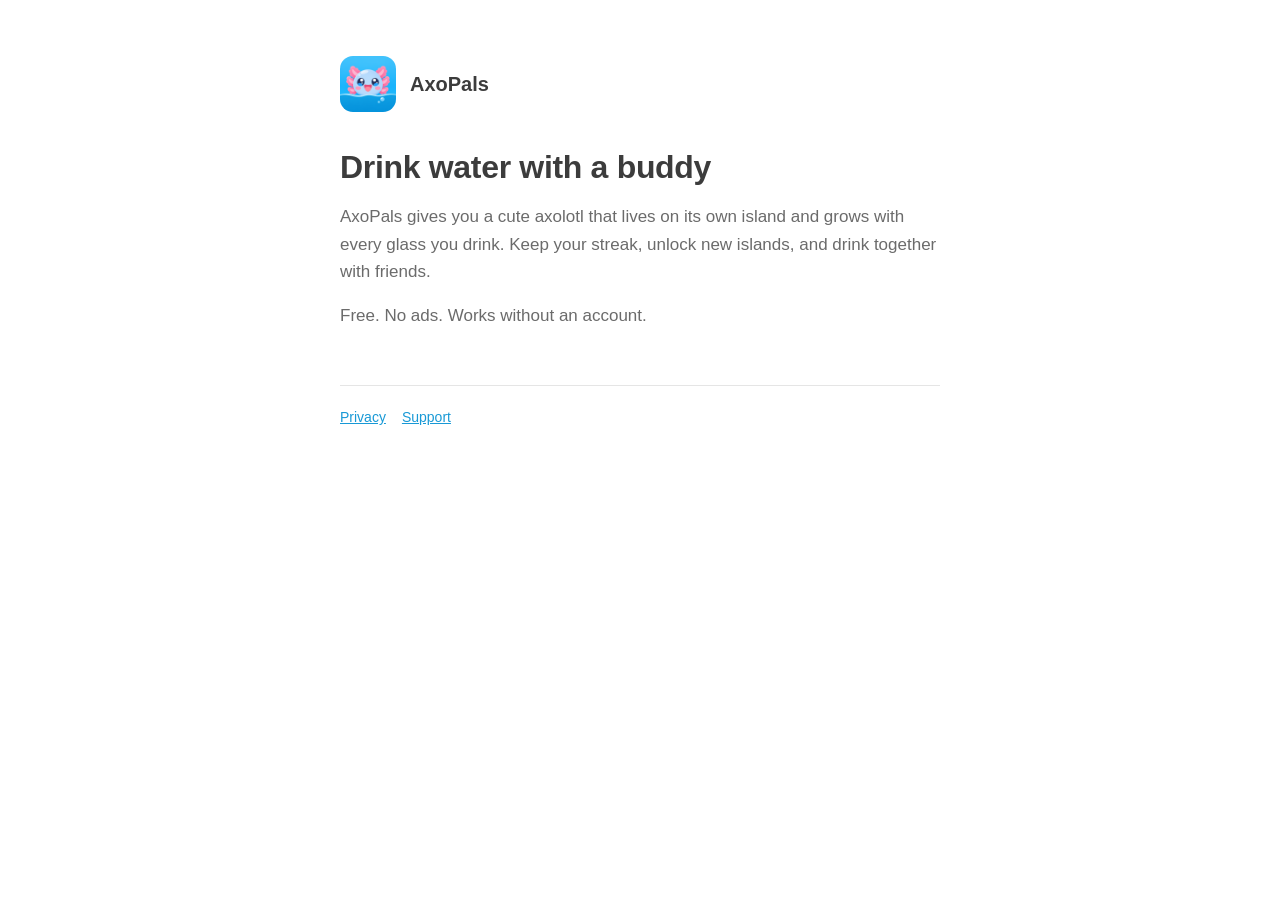
<file: index.html>
<!doctype html>
<html lang="en">
<head>
<meta charset="utf-8">
<meta name="viewport" content="width=device-width, initial-scale=1">
<title>AxoPals: drink water with your axolotl buddy</title>
<meta name="description" content="A cute axolotl buddy that grows with every glass of water. Free, no ads.">
<link rel="stylesheet" href="style.css">
<link rel="icon" href="icon.png">
</head>
<body>
<main>
<header><img src="icon.png" alt=""><a href="./">AxoPals</a></header>
<h1>Drink water with a buddy</h1>
<p>AxoPals gives you a cute axolotl that lives on its own island and grows with every glass you drink. Keep your streak, unlock new islands, and drink together with friends.</p>
<p>Free. No ads. Works without an account.</p>
<footer><a href="privacy/">Privacy</a><a href="support/">Support</a></footer>
</main>
</body>
</html>
</file>
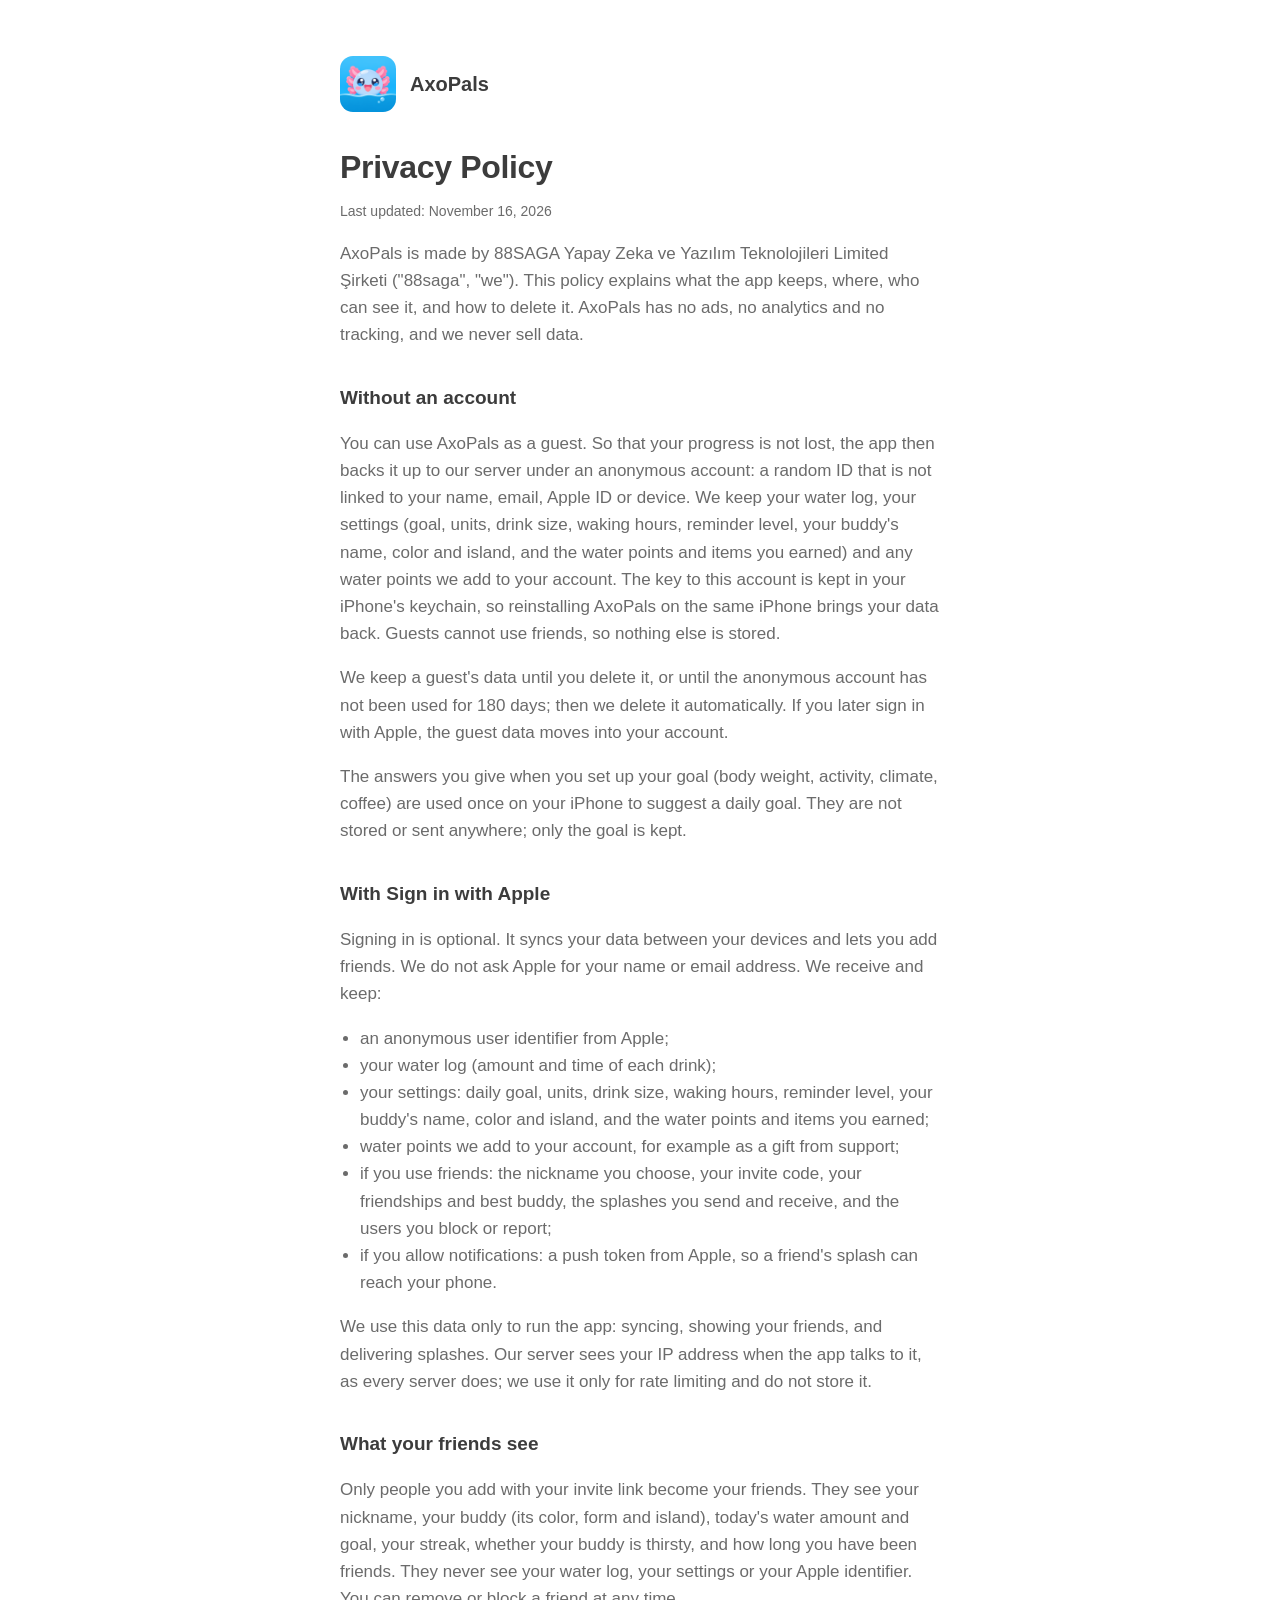
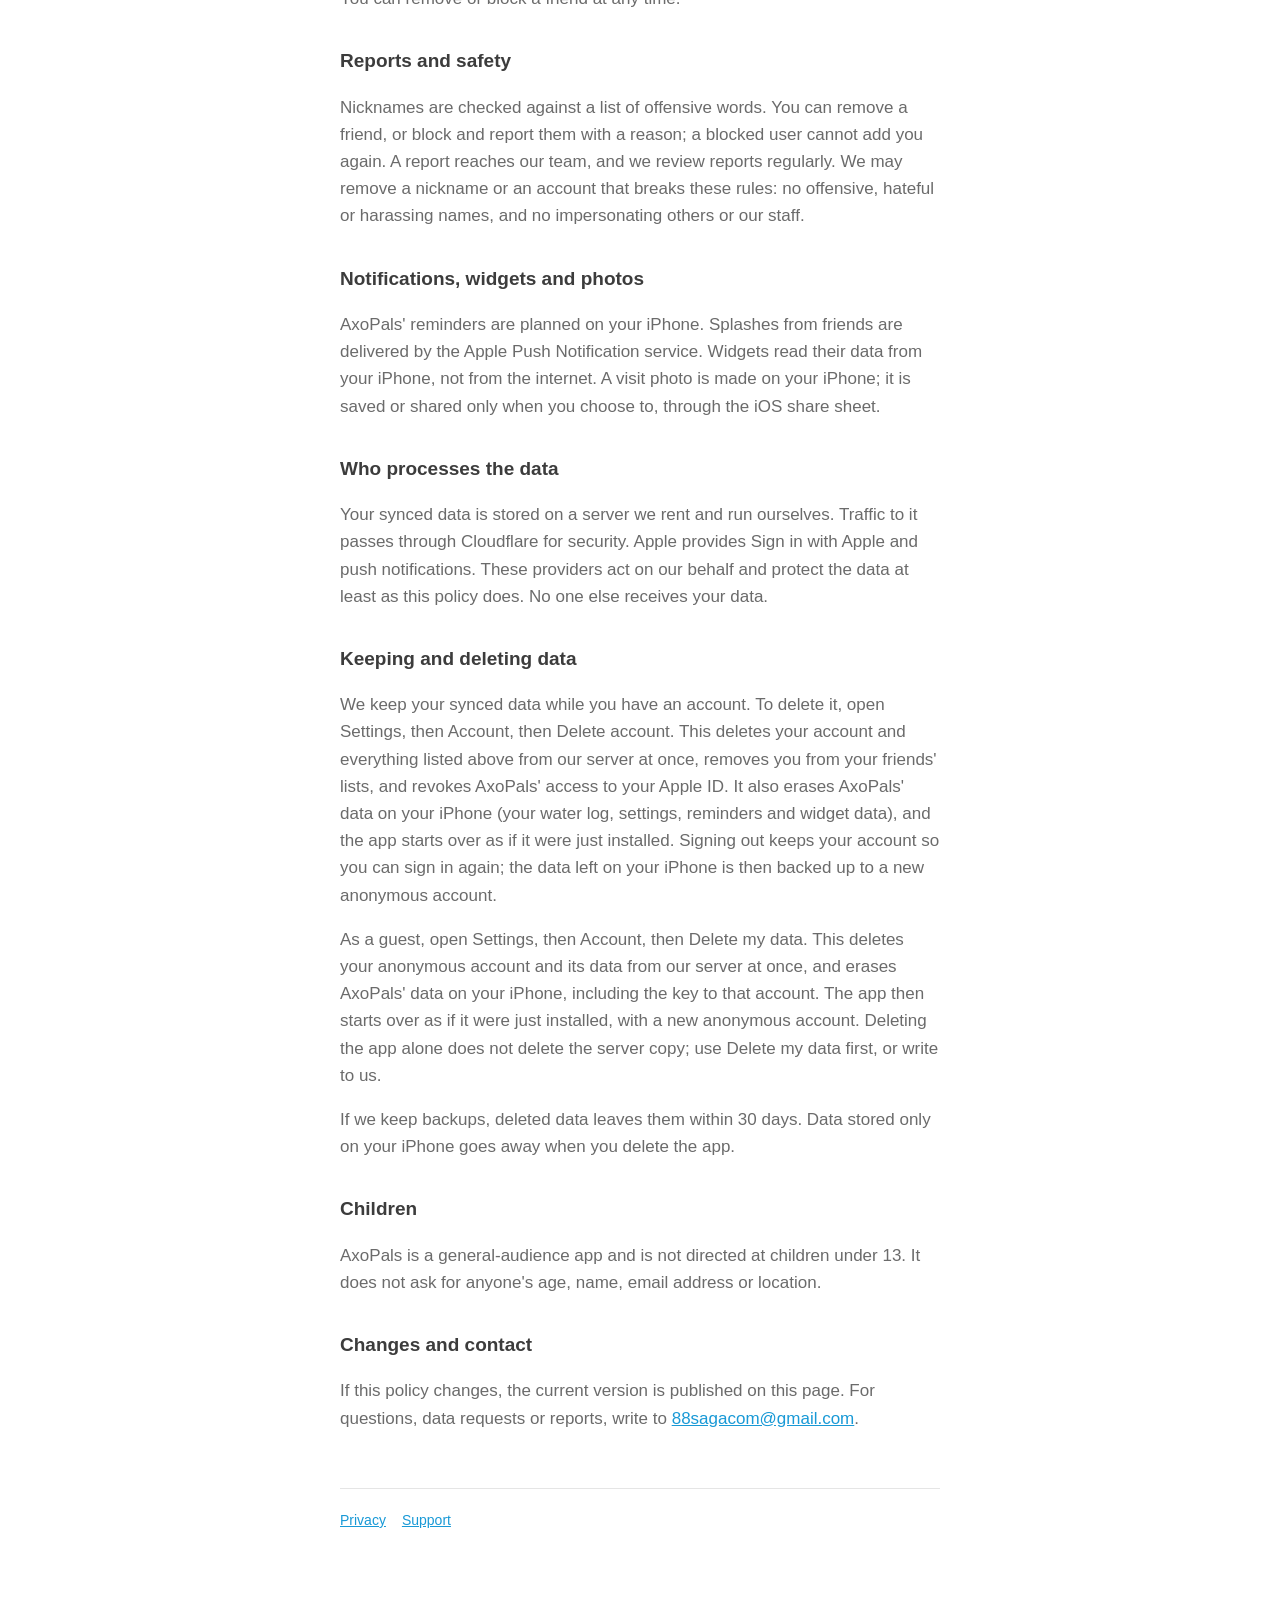
<file: privacy/index.html>
<!doctype html>
<html lang="en">
<head>
<meta charset="utf-8">
<meta name="viewport" content="width=device-width, initial-scale=1">
<title>Privacy Policy: AxoPals</title>
<meta name="description" content="What AxoPals stores, what your friends see, and how to delete it.">
<link rel="stylesheet" href="../style.css">
<link rel="icon" href="../icon.png">
</head>
<body>
<main>
<header><img src="../icon.png" alt=""><a href="../">AxoPals</a></header>
<h1>Privacy Policy</h1>
<p class="meta">Last updated: November 16, 2026</p>
<p>AxoPals is made by 88SAGA Yapay Zeka ve Yazılım Teknolojileri Limited Şirketi ("88saga", "we"). This policy explains what the app keeps, where, who can see it, and how to delete it. AxoPals has no ads, no analytics and no tracking, and we never sell data.</p>

<h2>Without an account</h2>
<p>You can use AxoPals as a guest. So that your progress is not lost, the app then backs it up to our server under an anonymous account: a random ID that is not linked to your name, email, Apple ID or device. We keep your water log, your settings (goal, units, drink size, waking hours, reminder level, your buddy's name, color and island, and the water points and items you earned) and any water points we add to your account. The key to this account is kept in your iPhone's keychain, so reinstalling AxoPals on the same iPhone brings your data back. Guests cannot use friends, so nothing else is stored.</p>
<p>We keep a guest's data until you delete it, or until the anonymous account has not been used for 180 days; then we delete it automatically. If you later sign in with Apple, the guest data moves into your account.</p>
<p>The answers you give when you set up your goal (body weight, activity, climate, coffee) are used once on your iPhone to suggest a daily goal. They are not stored or sent anywhere; only the goal is kept.</p>

<h2>With Sign in with Apple</h2>
<p>Signing in is optional. It syncs your data between your devices and lets you add friends. We do not ask Apple for your name or email address. We receive and keep:</p>
<ul>
<li>an anonymous user identifier from Apple;</li>
<li>your water log (amount and time of each drink);</li>
<li>your settings: daily goal, units, drink size, waking hours, reminder level, your buddy's name, color and island, and the water points and items you earned;</li>
<li>water points we add to your account, for example as a gift from support;</li>
<li>if you use friends: the nickname you choose, your invite code, your friendships and best buddy, the splashes you send and receive, and the users you block or report;</li>
<li>if you allow notifications: a push token from Apple, so a friend's splash can reach your phone.</li>
</ul>
<p>We use this data only to run the app: syncing, showing your friends, and delivering splashes. Our server sees your IP address when the app talks to it, as every server does; we use it only for rate limiting and do not store it.</p>

<h2>What your friends see</h2>
<p>Only people you add with your invite link become your friends. They see your nickname, your buddy (its color, form and island), today's water amount and goal, your streak, whether your buddy is thirsty, and how long you have been friends. They never see your water log, your settings or your Apple identifier. You can remove or block a friend at any time.</p>

<h2>Reports and safety</h2>
<p>Nicknames are checked against a list of offensive words. You can remove a friend, or block and report them with a reason; a blocked user cannot add you again. A report reaches our team, and we review reports regularly. We may remove a nickname or an account that breaks these rules: no offensive, hateful or harassing names, and no impersonating others or our staff.</p>

<h2>Notifications, widgets and photos</h2>
<p>AxoPals' reminders are planned on your iPhone. Splashes from friends are delivered by the Apple Push Notification service. Widgets read their data from your iPhone, not from the internet. A visit photo is made on your iPhone; it is saved or shared only when you choose to, through the iOS share sheet.</p>

<h2>Who processes the data</h2>
<p>Your synced data is stored on a server we rent and run ourselves. Traffic to it passes through Cloudflare for security. Apple provides Sign in with Apple and push notifications. These providers act on our behalf and protect the data at least as this policy does. No one else receives your data.</p>

<h2>Keeping and deleting data</h2>
<p>We keep your synced data while you have an account. To delete it, open Settings, then Account, then Delete account. This deletes your account and everything listed above from our server at once, removes you from your friends' lists, and revokes AxoPals' access to your Apple ID. It also erases AxoPals' data on your iPhone (your water log, settings, reminders and widget data), and the app starts over as if it were just installed. Signing out keeps your account so you can sign in again; the data left on your iPhone is then backed up to a new anonymous account.</p>
<p>As a guest, open Settings, then Account, then Delete my data. This deletes your anonymous account and its data from our server at once, and erases AxoPals' data on your iPhone, including the key to that account. The app then starts over as if it were just installed, with a new anonymous account. Deleting the app alone does not delete the server copy; use Delete my data first, or write to us.</p>
<p>If we keep backups, deleted data leaves them within 30 days. Data stored only on your iPhone goes away when you delete the app.</p>

<h2>Children</h2>
<p>AxoPals is a general-audience app and is not directed at children under 13. It does not ask for anyone's age, name, email address or location.</p>

<h2>Changes and contact</h2>
<p>If this policy changes, the current version is published on this page. For questions, data requests or reports, write to <a href="mailto:88sagacom@gmail.com">88sagacom@gmail.com</a>.</p>
<footer><a href="../privacy/">Privacy</a><a href="../support/">Support</a></footer>
</main>
</body>
</html>
</file>
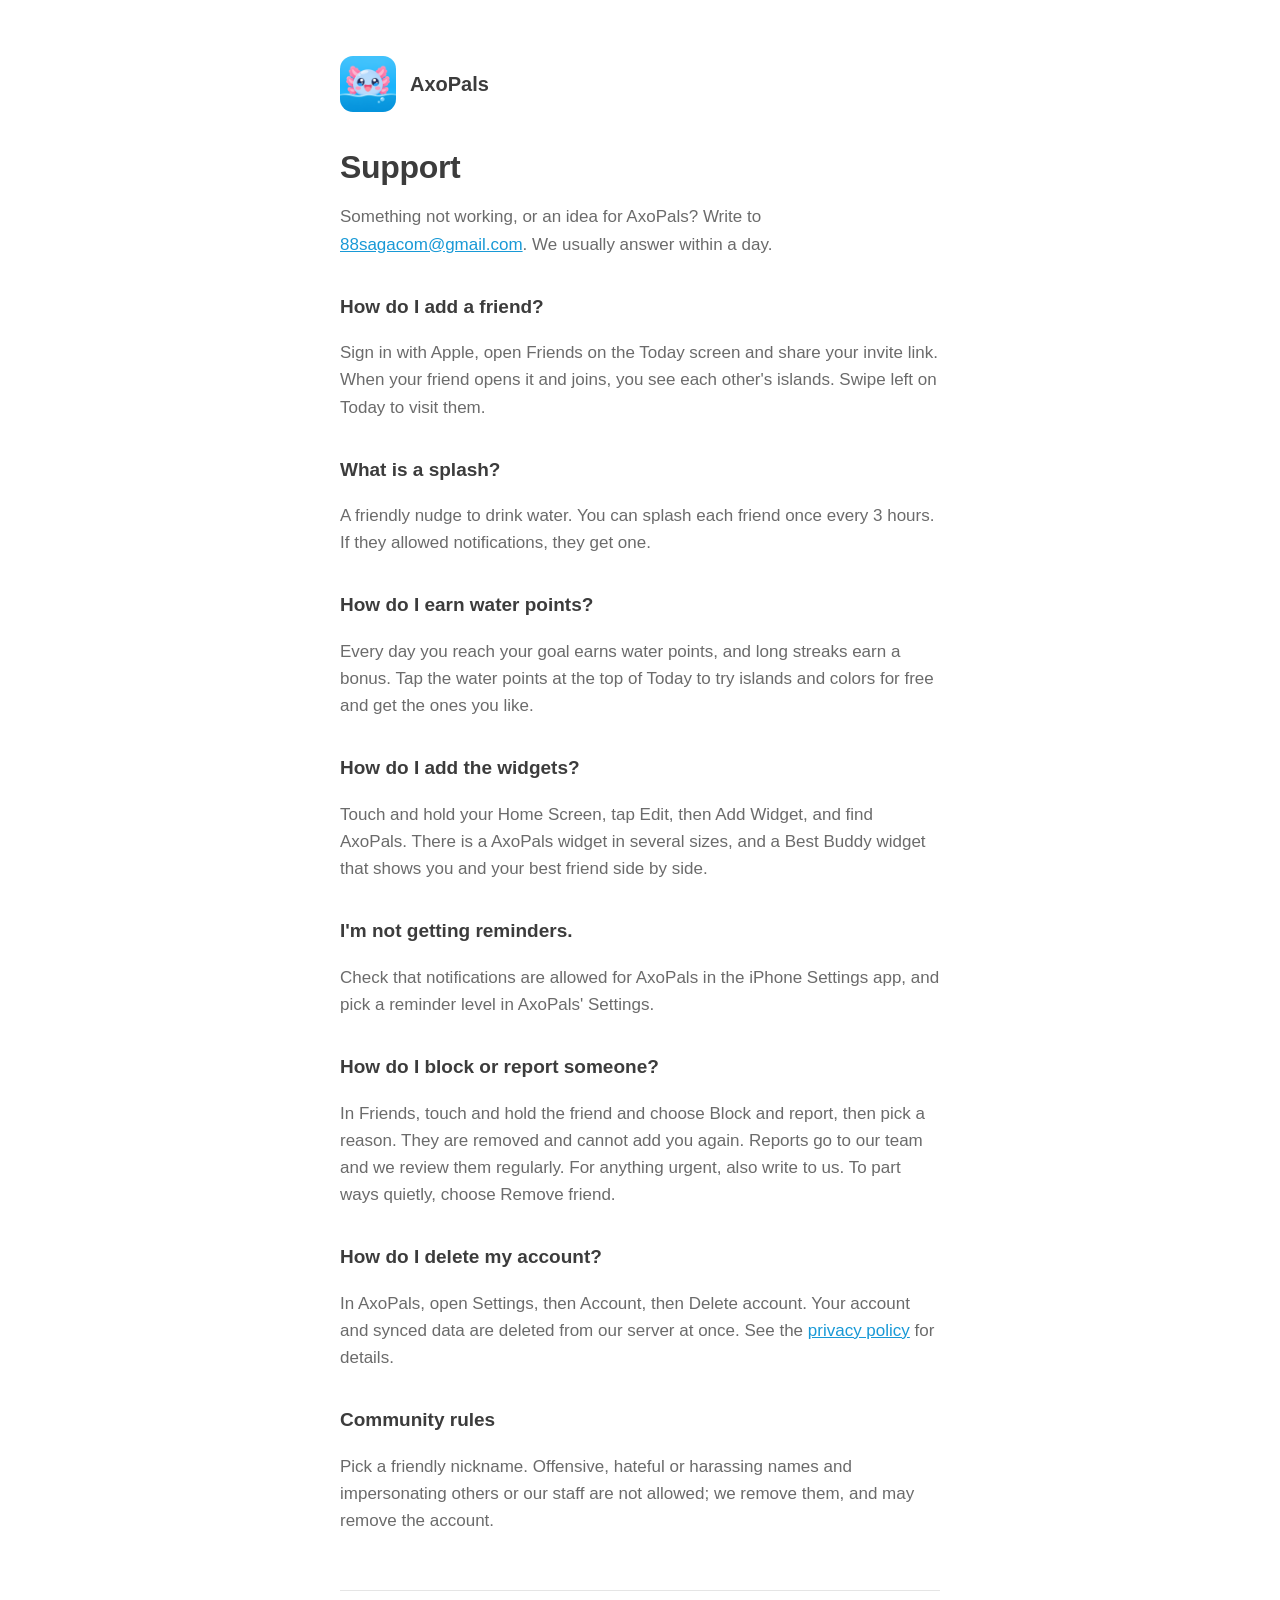
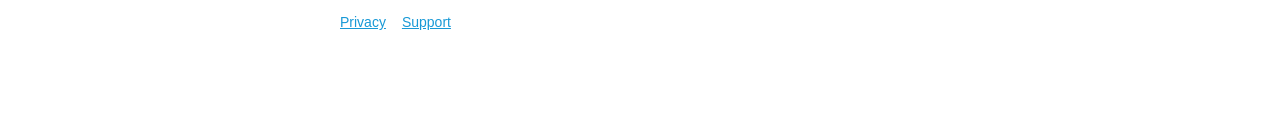
<file: support/index.html>
<!doctype html>
<html lang="en">
<head>
<meta charset="utf-8">
<meta name="viewport" content="width=device-width, initial-scale=1">
<title>Support: AxoPals</title>
<meta name="description" content="Help with AxoPals, and how to reach us.">
<link rel="stylesheet" href="../style.css">
<link rel="icon" href="../icon.png">
</head>
<body>
<main>
<header><img src="../icon.png" alt=""><a href="../">AxoPals</a></header>
<h1>Support</h1>
<p>Something not working, or an idea for AxoPals? Write to <a href="mailto:88sagacom@gmail.com">88sagacom@gmail.com</a>. We usually answer within a day.</p>

<h2>How do I add a friend?</h2>
<p>Sign in with Apple, open Friends on the Today screen and share your invite link. When your friend opens it and joins, you see each other's islands. Swipe left on Today to visit them.</p>

<h2>What is a splash?</h2>
<p>A friendly nudge to drink water. You can splash each friend once every 3 hours. If they allowed notifications, they get one.</p>

<h2>How do I earn water points?</h2>
<p>Every day you reach your goal earns water points, and long streaks earn a bonus. Tap the water points at the top of Today to try islands and colors for free and get the ones you like.</p>

<h2>How do I add the widgets?</h2>
<p>Touch and hold your Home Screen, tap Edit, then Add Widget, and find AxoPals. There is a AxoPals widget in several sizes, and a Best Buddy widget that shows you and your best friend side by side.</p>

<h2>I'm not getting reminders.</h2>
<p>Check that notifications are allowed for AxoPals in the iPhone Settings app, and pick a reminder level in AxoPals' Settings.</p>

<h2>How do I block or report someone?</h2>
<p>In Friends, touch and hold the friend and choose Block and report, then pick a reason. They are removed and cannot add you again. Reports go to our team and we review them regularly. For anything urgent, also write to us. To part ways quietly, choose Remove friend.</p>

<h2>How do I delete my account?</h2>
<p>In AxoPals, open Settings, then Account, then Delete account. Your account and synced data are deleted from our server at once. See the <a href="../privacy/">privacy policy</a> for details.</p>

<h2>Community rules</h2>
<p>Pick a friendly nickname. Offensive, hateful or harassing names and impersonating others or our staff are not allowed; we remove them, and may remove the account.</p>
<footer><a href="../privacy/">Privacy</a><a href="../support/">Support</a></footer>
</main>
</body>
</html>
</file>
<file: style.css>
:root { --bg: #ffffff; --ink: #3c3c3c; --soft: #6b6b6b; --line: #e5e5e5; --link: #1899d6; --accent: #1cb0f6; }
* { box-sizing: border-box; }
body { margin: 0; background: var(--bg); color: var(--ink); font: 17px/1.6 -apple-system, BlinkMacSystemFont, "SF Pro Text", "Segoe UI", Roboto, sans-serif; -webkit-font-smoothing: antialiased; }
main { max-width: 640px; margin: 0 auto; padding: 56px 20px 96px; }
header { display: flex; align-items: center; gap: 14px; margin-bottom: 36px; }
header img { width: 56px; height: 56px; border-radius: 13px; }
header a { color: var(--ink); text-decoration: none; font-weight: 700; font-size: 20px; }
h1 { font-size: 32px; line-height: 1.2; letter-spacing: -.01em; margin: 0 0 8px; }
h2 { font-size: 19px; margin: 34px 0 6px; }
p, li { color: var(--soft); }
ul { padding-left: 20px; }
a { color: var(--link); }
.meta { font-size: 14px; }
.cta { display: inline-block; margin-top: 12px; padding: 12px 20px; border-radius: 14px; background: var(--accent); color: #fff; font-weight: 700; text-decoration: none; box-shadow: 0 4px 0 #1899d6; }
footer { margin-top: 56px; padding-top: 20px; border-top: 1px solid var(--line); font-size: 14px; color: var(--soft); }
footer a { margin-right: 16px; }
</file>
